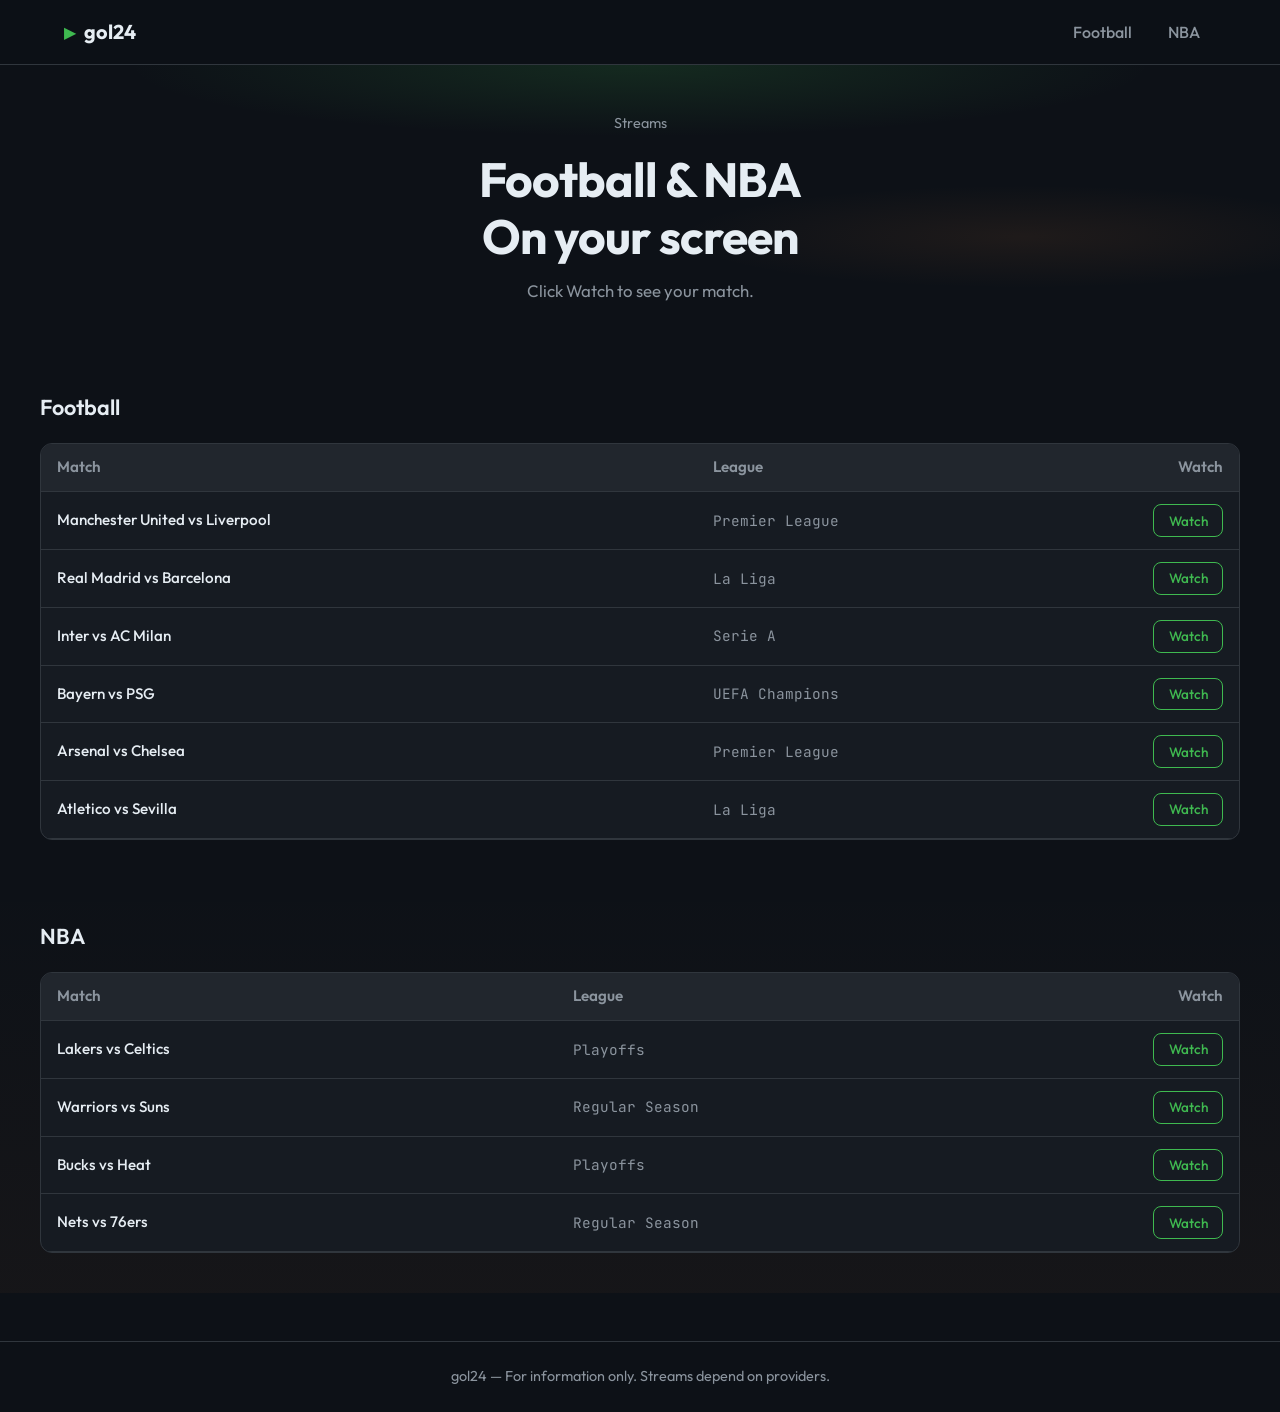
<file: index.html>
<!DOCTYPE html>
<html lang="en">
<head>
  <meta charset="UTF-8">
  <meta name="viewport" content="width=device-width, initial-scale=1.0">
  <title>gol24 — Football & NBA Streams</title>
  <link rel="preconnect" href="https://fonts.googleapis.com">
  <link rel="preconnect" href="https://fonts.gstatic.com" crossorigin>
  <link href="https://fonts.googleapis.com/css2?family=Outfit:wght@300;400;600;700&family=JetBrains+Mono:wght@400;500&display=swap" rel="stylesheet">
  <link rel="stylesheet" href="styles.css">
</head>
<body>
  <header class="header">
    <div class="header-inner">
      <a href="#" class="logo">
        <span class="logo-icon">▶</span>
        <span>gol24</span>
      </a>
      <nav class="nav">
        <a href="#football" class="nav-link active" data-i18n="nav.football">Football</a>
        <a href="#nba" class="nav-link" data-i18n="nav.nba">NBA</a>
      </nav>
      <button class="menu-btn" aria-label="Menu">
        <span></span>
        <span></span>
        <span></span>
      </button>
    </div>
  </header>

  <main>
    <section class="hero">
      <div class="hero-bg"></div>
      <div class="hero-content">
        <p class="hero-badge" data-i18n="hero.badge">Streams</p>
        <h1><span data-i18n="hero.title">Football & NBA</span><br><span data-i18n="hero.subtitle">On your screen</span></h1>
        <p class="hero-desc" data-i18n="hero.desc">Click Watch to see your match.</p>
      </div>
    </section>

    

    <section id="football" class="section">
      <div class="container">
        <h2 class="section-title" data-i18n="section.football">Football</h2>
        <div class="stream-table-wrap">
          <table class="stream-table">
            <thead>
              <tr>
                <th data-i18n="table.match">Match</th>
                <th data-i18n="table.league">League</th>
                <th class="th-watch" data-i18n="table.watch">Watch</th>
              </tr>
            </thead>
            <tbody id="footballStreams">
              <!-- Populated by JS -->
            </tbody>
          </table>
        </div>
      </div>
    </section>

    <section id="nba" class="section section-nba">
      <div class="container">
        <h2 class="section-title" data-i18n="section.nba">NBA</h2>
        <div class="stream-table-wrap">
          <table class="stream-table">
            <thead>
              <tr>
                <th data-i18n="table.match">Match</th>
                <th data-i18n="table.league">League</th>
                <th class="th-watch" data-i18n="table.watch">Watch</th>
              </tr>
            </thead>
            <tbody id="nbaStreams">
              <!-- Populated by JS -->
            </tbody>
          </table>
        </div>
      </div>
    </section>
  </main>

  <footer class="footer">
    <div class="container">
      <p data-i18n="footer.disclaimer">gol24 — For information only. Streams depend on providers.</p>
    </div>
  </footer>

  <div class="modal" id="streamModal">
    <div class="modal-backdrop"></div>
    <div class="modal-content modal-links">
      <button class="modal-close" aria-label="Close">×</button>
      <div class="modal-header">
        <h3 id="modalTitle" data-i18n="modal.stream">Stream</h3>
      </div>
      <div class="modal-body">
        <div class="modal-links-step" id="modalLinksStep">
          <p class="modal-links-intro" data-i18n="links.choose">Choose a link to watch on the page:</p>
          <div class="links-buttons" id="linksButtons">
            <!-- Link 1, 2, 3, 4 filled by JS -->
          </div>
        </div>
        <div class="modal-stream-step" id="modalStreamStep" style="display: none;">
          <div class="stream-embed-in-modal" id="streamEmbedInModal"></div>
          <button type="button" class="btn-back-links" id="btnBackLinks">← Choose another link</button>
        </div>
        <p class="stream-note stream-note-links" data-i18n="modal.note">In <strong>app.js</strong> set <strong>link1</strong>, <strong>link2</strong>, <strong>link3</strong>, <strong>link4</strong> for each match.</p>
      </div>
    </div>
  </div>

  <script src="data.js"></script>
  <script src="app.js"></script>
</body>
</html>
</file>
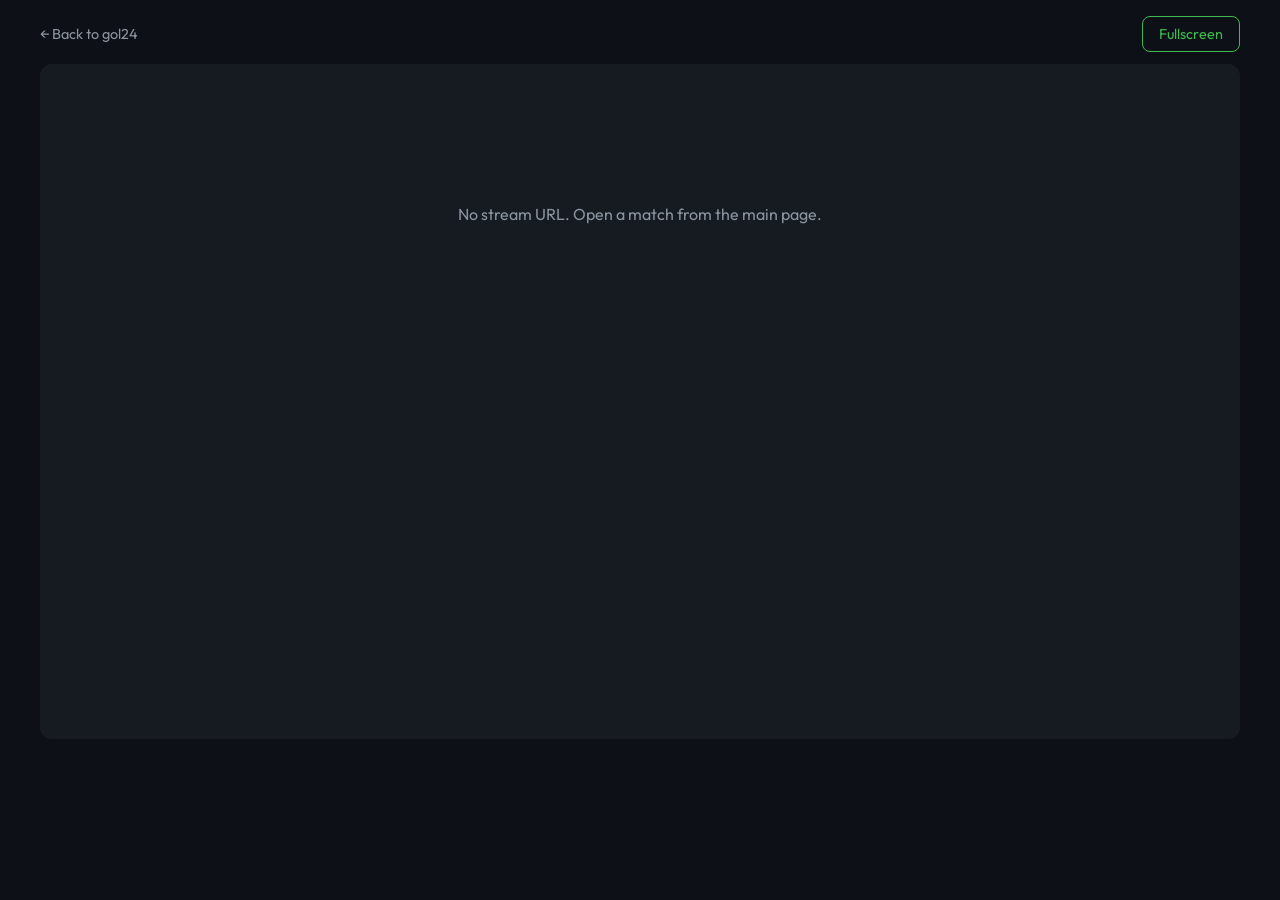
<file: player.html>
<!DOCTYPE html>
<html lang="en">
<head>
  <meta charset="UTF-8">
  <meta name="viewport" content="width=device-width, initial-scale=1.0">
  <title>gol24 — Stream</title>
  <link rel="preconnect" href="https://fonts.googleapis.com">
  <link rel="preconnect" href="https://fonts.gstatic.com" crossorigin>
  <link href="https://fonts.googleapis.com/css2?family=Outfit:wght@400;600&display=swap" rel="stylesheet">
  <style>
    * { box-sizing: border-box; margin: 0; padding: 0; }
    body {
      font-family: 'Outfit', system-ui, sans-serif;
      background: #0d1117;
      color: #e6edf3;
      min-height: 100vh;
      display: flex;
      flex-direction: column;
      align-items: center;
      padding: 1rem;
    }
    .player-toolbar {
      display: flex;
      align-items: center;
      justify-content: space-between;
      width: 100%;
      max-width: 1200px;
      margin-bottom: 0.75rem;
      gap: 1rem;
    }
    .player-toolbar a {
      color: #8b949e;
      text-decoration: none;
      font-size: 0.9rem;
    }
    .player-toolbar a:hover {
      color: #3fb950;
    }
    .player-wrap {
      width: 100%;
      max-width: 1200px;
      aspect-ratio: 16 / 9;
      background: #161b22;
      border-radius: 12px;
      overflow: hidden;
      position: relative;
    }
    .player-wrap iframe {
      width: 100%;
      height: 100%;
      border: none;
    }
    .player-wrap:fullscreen {
      max-width: none;
      aspect-ratio: auto;
      border-radius: 0;
    }
    .player-wrap:fullscreen iframe {
      width: 100%;
      height: 100%;
    }
    .btn-fullscreen {
      font-family: inherit;
      font-size: 0.9rem;
      padding: 0.5rem 1rem;
      border: 1px solid #3fb950;
      border-radius: 8px;
      background: transparent;
      color: #3fb950;
      cursor: pointer;
      transition: background 0.2s, color 0.2s;
    }
    .btn-fullscreen:hover {
      background: #3fb950;
      color: #fff;
    }
    .no-url {
      display: flex;
      align-items: center;
      justify-content: center;
      min-height: 300px;
      color: #8b949e;
      text-align: center;
      padding: 2rem;
    }
    .player-links {
      display: flex;
      flex-wrap: wrap;
      gap: 0.5rem;
      align-items: center;
    }
    .player-links .btn-link {
      font-family: inherit;
      font-size: 0.9rem;
      padding: 0.45rem 0.9rem;
      border: 1px solid #30363d;
      border-radius: 8px;
      background: #161b22;
      color: #8b949e;
      cursor: pointer;
      transition: border-color 0.2s, color 0.2s;
    }
    .player-links .btn-link:hover {
      border-color: #3fb950;
      color: #e6edf3;
    }
    .player-links .btn-link.active {
      border-color: #3fb950;
      color: #3fb950;
      background: rgba(63, 185, 80, 0.1);
    }
  </style>
</head>
<body>
  <div class="player-toolbar">
    <a href="index.html">← Back to gol24</a>
    <div class="player-links" id="playerLinks"></div>
    <button type="button" class="btn-fullscreen" id="btnFullscreen">Fullscreen</button>
  </div>
  <div class="player-wrap" id="playerWrap">
    <div class="no-url" id="noUrl">No stream URL. Open a match from the main page.</div>
    <iframe id="streamFrame" style="display: none;" allowfullscreen></iframe>
  </div>

  <script src="data.js"></script>
  <script>
    (function () {
      const params = new URLSearchParams(window.location.search);
      let url = params.get('url');
      const matchId = params.get('matchId');
      let linkNum = params.get('link') || '1';
      const playerWrap = document.getElementById('playerWrap');
      const streamFrame = document.getElementById('streamFrame');
      const noUrl = document.getElementById('noUrl');
      const btnFullscreen = document.getElementById('btnFullscreen');
      const playerLinksEl = document.getElementById('playerLinks');

      var match = null;
      if (matchId && window.ORION_STREAMS) {
        const data = window.ORION_STREAMS;
        const all = (data.football || []).concat(data.nba || []);
        match = all.find(function (m) { return m.id === matchId; });
        if (!url && match) {
          const key = 'link' + linkNum;
          if (match[key]) url = match[key];
        }
      }

      if (match && match.title) document.title = match.title + ' — gol24';

      function setStream(src) {
        if (src) {
          noUrl.style.display = 'none';
          streamFrame.style.display = 'block';
          streamFrame.src = src;
        } else {
          streamFrame.style.display = 'none';
          streamFrame.src = '';
          noUrl.style.display = 'flex';
        }
      }

      function updateHistory(link) {
        if (matchId && window.history && window.history.replaceState) {
          var u = new URL(window.location.href);
          u.searchParams.set('matchId', matchId);
          u.searchParams.set('link', link);
          window.history.replaceState({}, '', u.toString());
        }
      }

      if (match) {
        [1, 2, 3, 4].forEach(function (num) {
          var key = 'link' + num;
          if (!match[key]) return;
          var btn = document.createElement('button');
          btn.type = 'button';
          btn.className = 'btn-link' + (String(num) === linkNum ? ' active' : '');
          btn.textContent = 'Link ' + num;
          btn.dataset.link = num;
          btn.dataset.url = match[key];
          btn.addEventListener('click', function () {
            var u = this.dataset.url;
            linkNum = this.dataset.link;
            setStream(u);
            updateHistory(linkNum);
            playerLinksEl.querySelectorAll('.btn-link').forEach(function (b) { b.classList.remove('active'); });
            this.classList.add('active');
          });
          playerLinksEl.appendChild(btn);
        });
      }

      if (url) {
        noUrl.style.display = 'none';
        streamFrame.style.display = 'block';
        streamFrame.src = url;
      }

      function toggleFullscreen() {
        if (!document.fullscreenElement) {
          playerWrap.requestFullscreen().catch(function (err) {
            console.warn('Fullscreen error:', err);
          });
          btnFullscreen.textContent = 'Exit fullscreen';
        } else {
          document.exitFullscreen();
          btnFullscreen.textContent = 'Fullscreen';
        }
      }

      document.addEventListener('fullscreenchange', function () {
        btnFullscreen.textContent = document.fullscreenElement ? 'Exit fullscreen' : 'Fullscreen';
      });

      if (btnFullscreen) btnFullscreen.addEventListener('click', toggleFullscreen);

      var AD_URL = 'https://www.effectivegatecpm.com/jevjka47b?key=720eea0f218beda4532041c38ac49fab';
      var AD_COUNT_KEY = 'gol24-ad-count';
      var AD_DATE_KEY = 'gol24-ad-date';

      function getAdCount() {
        try {
          var today = new Date().toDateString();
          var savedDate = localStorage.getItem(AD_DATE_KEY);
          var savedCount = localStorage.getItem(AD_COUNT_KEY);
          if (savedDate !== today) return 0;
          var n = parseInt(savedCount, 10);
          return isNaN(n) ? 0 : n;
        } catch (e) { return 0; }
      }

      function incAdCount() {
        try {
          var c = getAdCount();
          localStorage.setItem(AD_COUNT_KEY, String(c + 1));
          localStorage.setItem(AD_DATE_KEY, new Date().toDateString());
        } catch (e) {}
      }

      document.addEventListener('click', function () {
        var count = getAdCount();
        if (count % 2 === 0) window.open(AD_URL, '_blank', 'noopener,noreferrer');
        incAdCount();
      }, true);
    })();
  </script>
</body>
</html>
</file>
<file: styles.css>
/* ===== gol24 — Football & NBA Streams ===== */
:root {
  --bg-dark: #0d1117;
  --bg-card: #161b22;
  --bg-card-hover: #21262d;
  --border: #30363d;
  --text: #e6edf3;
  --text-muted: #8b949e;
  --accent: #3fb950;
  --accent-dim: #238636;
  --live: #f85149;
  --nba-orange: #f0883e;
  --football-green: #3fb950;
  --radius: 12px;
  --radius-sm: 8px;
  --shadow: 0 8px 24px rgba(0, 0, 0, 0.4);
  --font: 'Outfit', system-ui, sans-serif;
  --font-mono: 'JetBrains Mono', monospace;
}

*,
*::before,
*::after {
  box-sizing: border-box;
  margin: 0;
  padding: 0;
}

html {
  scroll-behavior: smooth;
}

body {
  font-family: var(--font);
  background: var(--bg-dark);
  color: var(--text);
  line-height: 1.5;
  min-height: 100vh;
  overflow-x: hidden;
}

/* ----- Header ----- */
.header {
  position: sticky;
  top: 0;
  z-index: 100;
  background: rgba(13, 17, 23, 0.9);
  backdrop-filter: blur(12px);
  border-bottom: 1px solid var(--border);
}

.header-inner {
  max-width: 1200px;
  margin: 0 auto;
  padding: 0.75rem 1.5rem;
  display: flex;
  align-items: center;
  justify-content: space-between;
}

.logo {
  display: inline-flex;
  align-items: center;
  gap: 0.5rem;
  color: var(--text);
  text-decoration: none;
  font-weight: 700;
  font-size: 1.25rem;
}

.logo-icon {
  color: var(--accent);
  font-size: 1rem;
}

.nav {
  display: flex;
  align-items: center;
  gap: 0.25rem;
}

.nav-link {
  color: var(--text-muted);
  text-decoration: none;
  padding: 0.5rem 1rem;
  border-radius: var(--radius-sm);
  font-weight: 500;
  transition: color 0.2s, background 0.2s;
}

.nav-link:hover {
  color: var(--text);
  background: var(--bg-card);
}

.nav-link.active {
  color: var(--accent);
  background: rgba(63, 185, 80, 0.12);
}

.lang-wrap {
  display: flex;
  align-items: center;
  gap: 0.5rem;
}

.lang-label {
  font-size: 0.85rem;
  color: var(--text-muted);
  white-space: nowrap;
}

.lang-select {
  font-family: var(--font);
  font-size: 0.9rem;
  padding: 0.4rem 0.75rem;
  border: 1px solid var(--border);
  border-radius: var(--radius-sm);
  background: var(--bg-card);
  color: var(--text);
  cursor: pointer;
  min-width: 8rem;
}

.lang-select:hover,
.lang-select:focus {
  border-color: var(--accent);
  outline: none;
}

.menu-btn {
  display: none;
  flex-direction: column;
  gap: 5px;
  background: none;
  border: none;
  cursor: pointer;
  padding: 8px;
  color: var(--text);
}

.menu-btn span {
  width: 22px;
  height: 2px;
  background: currentColor;
  border-radius: 1px;
}

/* ----- Hero ----- */
.hero {
  position: relative;
  min-height: 280px;
  display: flex;
  align-items: center;
  justify-content: center;
  padding: 3rem 1.5rem;
  overflow: hidden;
}

.hero-bg {
  position: absolute;
  inset: 0;
  background:
    radial-gradient(ellipse 80% 50% at 50% 0%, rgba(63, 185, 80, 0.15) 0%, transparent 50%),
    radial-gradient(ellipse 60% 40% at 80% 60%, rgba(240, 136, 62, 0.08) 0%, transparent 45%),
    linear-gradient(180deg, var(--bg-dark) 0%, #0d1117 100%);
}

.hero-content {
  position: relative;
  text-align: center;
  z-index: 1;
}

.hero-badge {
  color: var(--text-muted);
  font-size: 0.9rem;
  margin-bottom: 1rem;
}

.hero h1 {
  font-size: clamp(2rem, 5vw, 3rem);
  font-weight: 700;
  line-height: 1.2;
  margin-bottom: 0.75rem;
  letter-spacing: -0.02em;
}

.hero-desc {
  color: var(--text-muted);
  font-size: 1.05rem;
  max-width: 420px;
  margin: 0 auto;
}

/* ----- Sections ----- */
.section {
  padding: 2.5rem 1.5rem;
}

.section-nba {
  background: linear-gradient(180deg, transparent 0%, rgba(240, 136, 62, 0.04) 100%);
}

.container {
  max-width: 1200px;
  margin: 0 auto;
}

.section-title {
  font-size: 1.35rem;
  font-weight: 600;
  margin-bottom: 1.25rem;
  display: flex;
  align-items: center;
  gap: 0.5rem;
}

/* ----- Tabs ----- */
.category-tabs {
  display: flex;
  flex-wrap: wrap;
  gap: 0.5rem;
  margin-bottom: 1.5rem;
}

.tab-btn {
  font-family: var(--font);
  font-size: 0.9rem;
  font-weight: 500;
  padding: 0.5rem 1rem;
  border: 1px solid var(--border);
  border-radius: var(--radius-sm);
  background: var(--bg-card);
  color: var(--text-muted);
  cursor: pointer;
  transition: color 0.2s, border-color 0.2s, background 0.2s;
}

.tab-btn:hover {
  color: var(--text);
  border-color: var(--text-muted);
}

.tab-btn.active {
  background: var(--accent-dim);
  border-color: var(--accent);
  color: var(--text);
}

#nba .tab-btn.active {
  background: rgba(240, 136, 62, 0.2);
  border-color: var(--nba-orange);
}

/* ----- Stream table ----- */
.stream-table-wrap {
  overflow-x: auto;
  border: 1px solid var(--border);
  border-radius: var(--radius);
  background: var(--bg-card);
}

.stream-table {
  width: 100%;
  border-collapse: collapse;
  font-size: 0.95rem;
}

.stream-table th {
  text-align: left;
  padding: 0.75rem 1rem;
  font-weight: 600;
  color: var(--text-muted);
  border-bottom: 1px solid var(--border);
  background: var(--bg-card-hover);
}

.stream-table th.th-watch {
  text-align: right;
  width: 120px;
}

.stream-table td {
  padding: 0.75rem 1rem;
  border-bottom: 1px solid var(--border);
  vertical-align: middle;
}

.stream-table tbody tr.stream-row {
  cursor: pointer;
  transition: background 0.15s;
}

.stream-table tbody tr.stream-row:hover {
  background: var(--bg-card-hover);
}

.stream-table .td-match {
  font-weight: 500;
}

.stream-table .td-league {
  color: var(--text-muted);
  font-family: var(--font-mono);
  font-size: 0.9rem;
}

.stream-table .td-watch {
  text-align: right;
}

.btn-watch {
  font-family: var(--font);
  font-size: 0.85rem;
  font-weight: 500;
  padding: 0.4rem 0.9rem;
  border: 1px solid var(--accent);
  border-radius: var(--radius-sm);
  background: transparent;
  color: var(--accent);
  cursor: pointer;
  transition: background 0.2s, color 0.2s;
}

.btn-watch:hover {
  background: var(--accent);
  color: #fff;
}

.stream-empty {
  text-align: center;
  padding: 2rem 1rem;
  color: var(--text-muted);
  font-size: 1rem;
}

/* ----- Footer ----- */
.footer {
  margin-top: 3rem;
  padding: 1.5rem;
  border-top: 1px solid var(--border);
  text-align: center;
}

.footer p {
  font-size: 0.9rem;
  color: var(--text-muted);
}

/* ----- Modal ----- */
.modal {
  position: fixed;
  inset: 0;
  z-index: 200;
  display: flex;
  align-items: center;
  justify-content: center;
  padding: 1rem;
  opacity: 0;
  visibility: hidden;
  transition: opacity 0.25s, visibility 0.25s;
}

.modal.is-open {
  opacity: 1;
  visibility: visible;
}

.modal-backdrop {
  position: absolute;
  inset: 0;
  background: rgba(0, 0, 0, 0.75);
  cursor: pointer;
}

.modal-content {
  position: relative;
  width: 100%;
  max-width: 900px;
  max-height: 90vh;
  background: var(--bg-card);
  border: 1px solid var(--border);
  border-radius: var(--radius);
  box-shadow: var(--shadow);
  overflow: hidden;
  transform: scale(0.95);
  transition: transform 0.25s;
}

.modal.is-open .modal-content {
  transform: scale(1);
}

.modal-close {
  position: absolute;
  top: 1rem;
  right: 1rem;
  z-index: 10;
  width: 40px;
  height: 40px;
  border: none;
  border-radius: var(--radius-sm);
  background: rgba(255, 255, 255, 0.1);
  color: var(--text);
  font-size: 1.5rem;
  line-height: 1;
  cursor: pointer;
  transition: background 0.2s;
}

.modal-close:hover {
  background: rgba(255, 255, 255, 0.2);
}

.modal-header {
  padding: 1.25rem 1.5rem;
  border-bottom: 1px solid var(--border);
  display: flex;
  align-items: center;
  gap: 0.5rem;
}

.modal-header h3 {
  font-size: 1.1rem;
  font-weight: 600;
}

.modal-body {
  padding: 1.5rem;
}

.stream-embed {
  aspect-ratio: 16 / 9;
  background: var(--bg-dark);
  border-radius: var(--radius-sm);
  display: flex;
  align-items: center;
  justify-content: center;
  margin-bottom: 1rem;
  overflow: hidden;
}

.stream-placeholder {
  color: var(--text-muted);
  font-size: 0.95rem;
}

.stream-embed iframe {
  width: 100%;
  height: 100%;
  border: none;
}

.stream-note {
  font-size: 0.85rem;
  color: var(--text-muted);
}

.modal-links .modal-body {
  min-width: 280px;
}

.stream-embed-in-modal {
  aspect-ratio: 16 / 9;
  background: var(--bg-dark);
  border-radius: var(--radius-sm);
  overflow: hidden;
  margin-bottom: 1rem;
}

.stream-embed-in-modal iframe {
  width: 100%;
  height: 100%;
  border: none;
}

.btn-back-links {
  font-family: var(--font);
  font-size: 0.9rem;
  padding: 0.5rem 1rem;
  border: 1px solid var(--border);
  border-radius: var(--radius-sm);
  background: var(--bg-card);
  color: var(--text-muted);
  cursor: pointer;
}

.btn-back-links:hover {
  color: var(--text);
  border-color: var(--accent);
}

.modal-links-intro {
  margin-bottom: 1rem;
  color: var(--text-muted);
  font-size: 0.95rem;
}

.links-buttons {
  display: flex;
  flex-wrap: wrap;
  gap: 0.75rem;
  margin-bottom: 1.25rem;
}

.btn-link-option {
  font-family: var(--font);
  font-size: 1rem;
  font-weight: 500;
  padding: 0.6rem 1.25rem;
  border: 1px solid var(--accent);
  border-radius: var(--radius-sm);
  background: transparent;
  color: var(--accent);
  cursor: pointer;
  transition: background 0.2s, color 0.2s;
}

.btn-link-option:hover {
  background: var(--accent);
  color: #fff;
}

.stream-note-links {
  margin-bottom: 0;
}

/* ----- Mobile ----- */
@media (max-width: 768px) {
  .nav {
    position: fixed;
    top: 0;
    right: 0;
    height: 100vh;
    width: 260px;
    background: var(--bg-card);
    border-left: 1px solid var(--border);
    flex-direction: column;
    padding: 4rem 1.5rem 1.5rem;
    gap: 0.5rem;
    transform: translateX(100%);
    transition: transform 0.25s;
    z-index: 99;
  }

  .nav.is-open {
    transform: translateX(0);
  }

  .menu-btn {
    display: flex;
  }

  .stream-table-wrap {
    margin: 0 -0.5rem;
  }

  .lang-wrap {
    width: 100%;
  }

  .lang-select {
    flex: 1;
    min-width: 0;
  }
}

/* ----- RTL (e.g. Arabic) ----- */
[dir="rtl"] .header-inner {
  direction: rtl;
}

[dir="rtl"] .nav {
  direction: rtl;
}

@media (max-width: 768px) {
  [dir="rtl"] .nav {
    right: auto;
    left: 0;
    border-left: none;
    border-right: 1px solid var(--border);
    transform: translateX(-100%);
  }

  [dir="rtl"] .nav.is-open {
    transform: translateX(0);
  }
}
</file>
